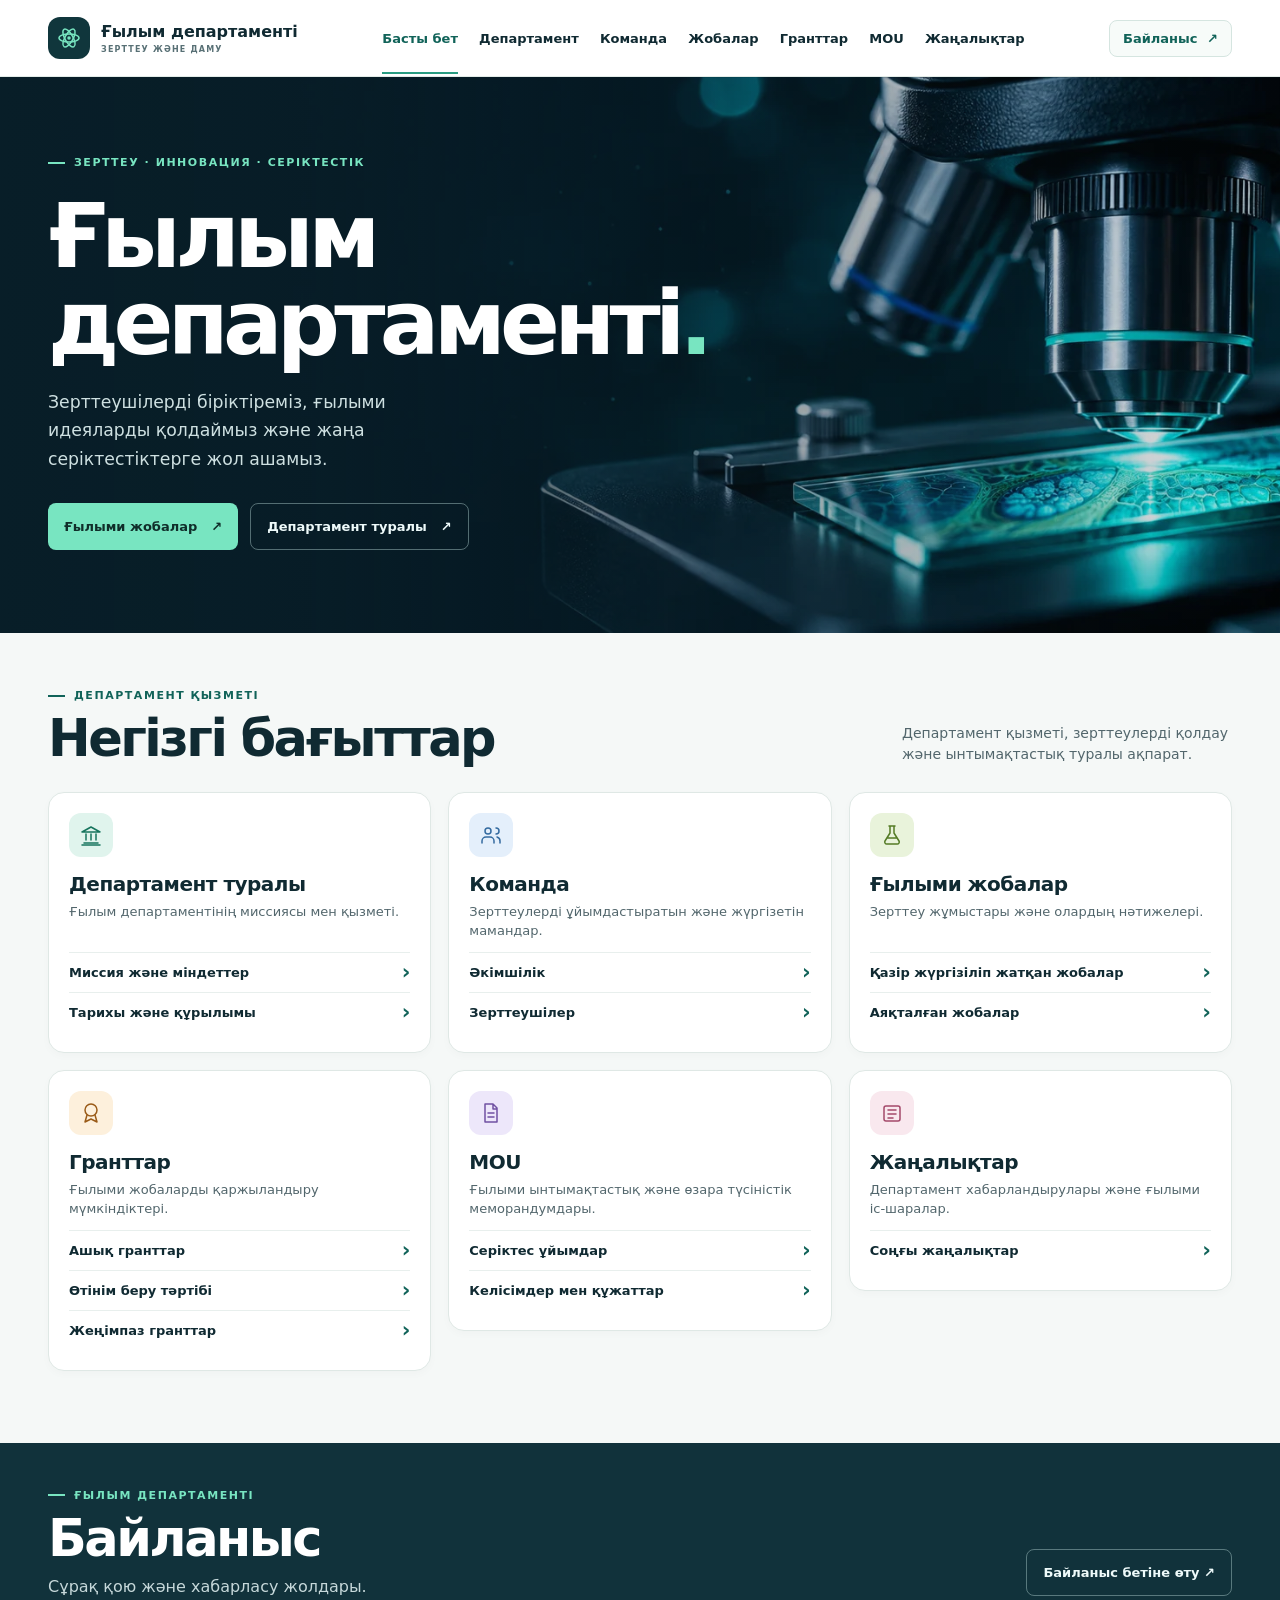
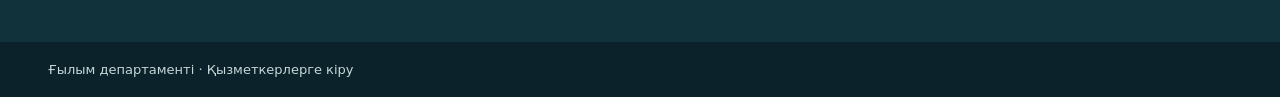
<file: index.html>
<!doctype html>
<html lang="kk">
<head>
  <meta charset="utf-8">
  <meta name="viewport" content="width=device-width, initial-scale=1">
  <meta name="theme-color" content="#0b222a">
  <meta name="description" content="Ғылым департаментінің зерттеулері, ғылыми гранттары және серіктестіктері.">
  <title>Ғылым департаменті</title>
  <link rel="stylesheet" href="styles.css">
  <script src="site.js" defer></script>
</head>
<body>
<header class="masthead">
  <div class="wrap bar">
    <a href="index.html" class="brand"><span class="brand-mark" data-icon="atom"></span><span>Ғылым департаменті<small>ЗЕРТТЕУ ЖӘНЕ ДАМУ</small></span></a>
    <button class="menu" type="button" aria-controls="navigation" aria-expanded="false">Мәзір</button>
    <nav id="navigation" aria-label="Басты мәзір">
      <a href="index.html" aria-current="page">Басты бет</a><a href="about.html">Департамент</a><a href="team.html">Команда</a><a href="projects.html">Жобалар</a><a href="grants.html">Гранттар</a><a href="mou.html">MOU</a><a href="news.html">Жаңалықтар</a><a class="mobile-contact" href="contact.html">Байланыс</a>
    </nav>
    <a class="contact" href="contact.html">Байланыс <span>↗</span></a>
  </div>
</header>
<main id="home">
  <section class="hero" aria-labelledby="hero-title">
    <div class="wrap hero-content">
      <div class="eyebrow"><span></span> ЗЕРТТЕУ · ИННОВАЦИЯ · СЕРІКТЕСТІК</div>
      <h1 id="hero-title">Ғылым<br>департаменті<span>.</span></h1>
      <p>Зерттеушілерді біріктіреміз, ғылыми идеяларды қолдаймыз және жаңа серіктестіктерге жол ашамыз.</p>
      <div class="actions"><a class="primary" href="projects.html">Ғылыми жобалар <span>↗</span></a><a class="secondary" href="about.html">Департамент туралы <span>↗</span></a></div>
    </div>
  </section>
  <section class="directory wrap" aria-labelledby="directory-title">
    <div class="section-heading"><div><div class="eyebrow"><span></span> ДЕПАРТАМЕНТ ҚЫЗМЕТІ</div><h2 id="directory-title">Негізгі бағыттар</h2></div><p>Департамент қызметі, зерттеулерді қолдау және ынтымақтастық туралы ақпарат.</p></div>
    <div class="cards">
      <article class="card" id="about">
        <span class="tile mint" data-icon="building"></span>
        <h3><a href="about.html">Департамент туралы</a></h3>
        <p>Ғылым департаментінің миссиясы мен қызметі.</p>
        <div class="links directory-links">
          <a href="about.html#mission">Миссия және міндеттер</a>
          <a href="about.html#structure">Тарихы және құрылымы</a>
        </div>
      </article>
      <article class="card" id="team">
        <span class="tile blue" data-icon="people"></span>
        <h3><a href="team.html">Команда</a></h3>
        <p>Зерттеулерді ұйымдастыратын және жүргізетін мамандар.</p>
        <div class="links directory-links">
          <a href="team.html#administration">Әкімшілік</a>
          <a href="team.html#researchers">Зерттеушілер</a>
        </div>
      </article>
      <article class="card" id="projects">
        <span class="tile green" data-icon="flask"></span>
        <h3><a href="projects.html">Ғылыми жобалар</a></h3>
        <p>Зерттеу жұмыстары және олардың нәтижелері.</p>
        <div class="links directory-links">
          <a href="projects.html#ongoing">Қазір жүргізіліп жатқан жобалар</a>
          <a href="projects.html#completed">Аяқталған жобалар</a>
        </div>
      </article>
      <article class="card" id="grants">
        <span class="tile orange" data-icon="award"></span>
        <h3><a href="grants.html">Гранттар</a></h3>
        <p>Ғылыми жобаларды қаржыландыру мүмкіндіктері.</p>
        <div class="links directory-links">
          <a href="grants.html#open">Ашық гранттар</a>
          <a href="grants.html#apply">Өтінім беру тәртібі</a>
          <a href="grants.html#awarded">Жеңімпаз гранттар</a>
        </div>
      </article>
      <article class="card" id="mou">
        <span class="tile purple" data-icon="document"></span>
        <h3><a href="mou.html">MOU</a></h3>
        <p>Ғылыми ынтымақтастық және өзара түсіністік меморандумдары.</p>
        <div class="links directory-links">
          <a href="mou.html#partners">Серіктес ұйымдар</a>
          <a href="mou.html#agreements">Келісімдер мен құжаттар</a>
        </div>
      </article>
      <article class="card" id="news">
        <span class="tile rose" data-icon="news"></span>
        <h3><a href="news.html">Жаңалықтар</a></h3>
        <p>Департамент хабарландырулары және ғылыми іс-шаралар.</p>
        <div class="links directory-links">
          <a href="news.html#latest">Соңғы жаңалықтар</a>
        </div>
      </article>
    </div>
  </section>
  <section id="contact" class="contact-area"><div class="wrap contact-content"><div><div class="eyebrow"><span></span> ҒЫЛЫМ ДЕПАРТАМЕНТІ</div><h2>Байланыс</h2><p>Сұрақ қою және хабарласу жолдары.</p></div><a class="secondary" href="contact.html">Байланыс бетіне өту ↗</a></div></section>
</main>
<footer><div class="wrap">Ғылым департаменті · <a href="admin">Қызметкерлерге кіру</a></div></footer>
</body>
</html>
</file>
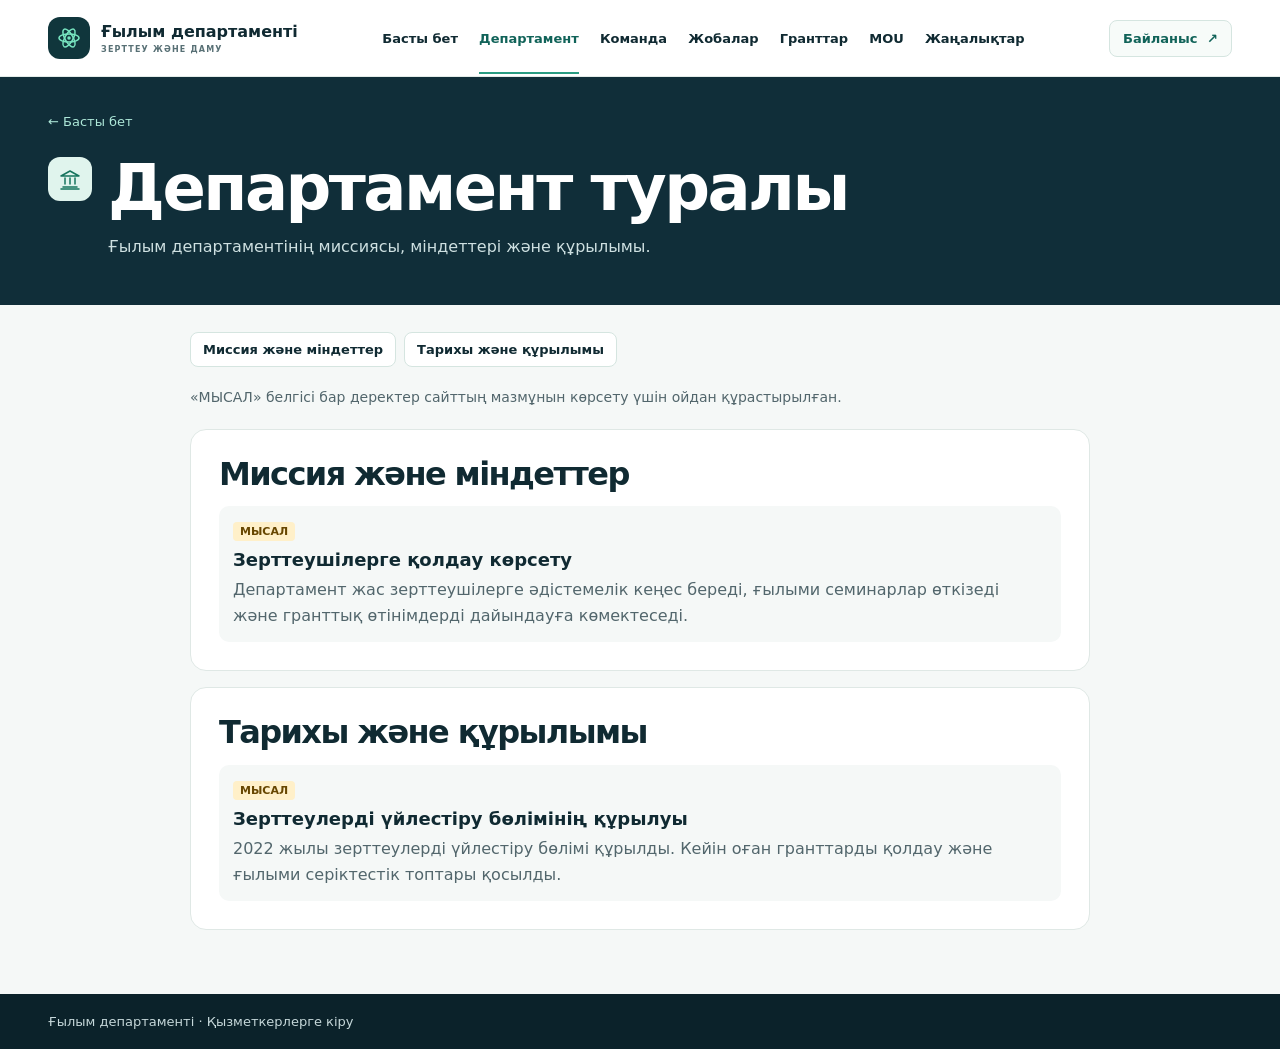
<file: about.html>
<!doctype html>
<html lang="kk">
<head>
  <meta charset="utf-8">
  <meta name="viewport" content="width=device-width, initial-scale=1">
  <meta name="theme-color" content="#0b222a">
  <meta name="description" content="Ғылым департаментінің миссиясы, міндеттері және құрылымы.">
  <title>Департамент туралы | Ғылым департаменті</title>
  <link rel="stylesheet" href="styles.css">
  <script src="site.js" defer></script>
</head>
<body>
<header class="masthead">
  <div class="wrap bar">
    <a href="index.html" class="brand"><span class="brand-mark" data-icon="atom"></span><span>Ғылым департаменті<small>ЗЕРТТЕУ ЖӘНЕ ДАМУ</small></span></a>
    <button class="menu" type="button" aria-controls="navigation" aria-expanded="false">Мәзір</button>
    <nav id="navigation" aria-label="Басты мәзір">
      <a href="index.html">Басты бет</a><a href="about.html" aria-current="page">Департамент</a><a href="team.html">Команда</a><a href="projects.html">Жобалар</a><a href="grants.html">Гранттар</a><a href="mou.html">MOU</a><a href="news.html">Жаңалықтар</a><a class="mobile-contact" href="contact.html">Байланыс</a>
    </nav>
    <a class="contact" href="contact.html">Байланыс <span>↗</span></a>
  </div>
</header>
<main>
  <header class="subhero">
    <div class="wrap">
      <a class="breadcrumb" href="index.html">← Басты бет</a>
      <div class="subhero-heading">
        <span class="tile mint" data-icon="building"></span>
        <div><h1>Департамент туралы</h1><p>Ғылым департаментінің миссиясы, міндеттері және құрылымы.</p></div>
      </div>
    </div>
  </header>
  <div class="wrap page-content">
    <nav class="section-links" aria-label="Бет мазмұны">
          <a href="#mission">Миссия және міндеттер</a>
          <a href="#structure">Тарихы және құрылымы</a>
    </nav>
    <p class="example-notice">«МЫСАЛ» белгісі бар деректер сайттың мазмұнын көрсету үшін ойдан құрастырылған.</p>
    <section class="example-card" id="mission" aria-labelledby="mission-title">
      <h2 id="mission-title">Миссия және міндеттер</h2>
      <article class="example-content">
        <span class="example-label">МЫСАЛ</span>
        <h3>Зерттеушілерге қолдау көрсету</h3>
        <p>Департамент жас зерттеушілерге әдістемелік кеңес береді, ғылыми семинарлар өткізеді және гранттық өтінімдерді дайындауға көмектеседі.</p>
      </article>
    </section>
    <section class="example-card" id="structure" aria-labelledby="structure-title">
      <h2 id="structure-title">Тарихы және құрылымы</h2>
      <article class="example-content">
        <span class="example-label">МЫСАЛ</span>
        <h3>Зерттеулерді үйлестіру бөлімінің құрылуы</h3>
        <p>2022 жылы зерттеулерді үйлестіру бөлімі құрылды. Кейін оған гранттарды қолдау және ғылыми серіктестік топтары қосылды.</p>
      </article>
    </section>
  </div>
</main>
<footer><div class="wrap">Ғылым департаменті · <a href="admin">Қызметкерлерге кіру</a></div></footer>
</body>
</html>
</file>
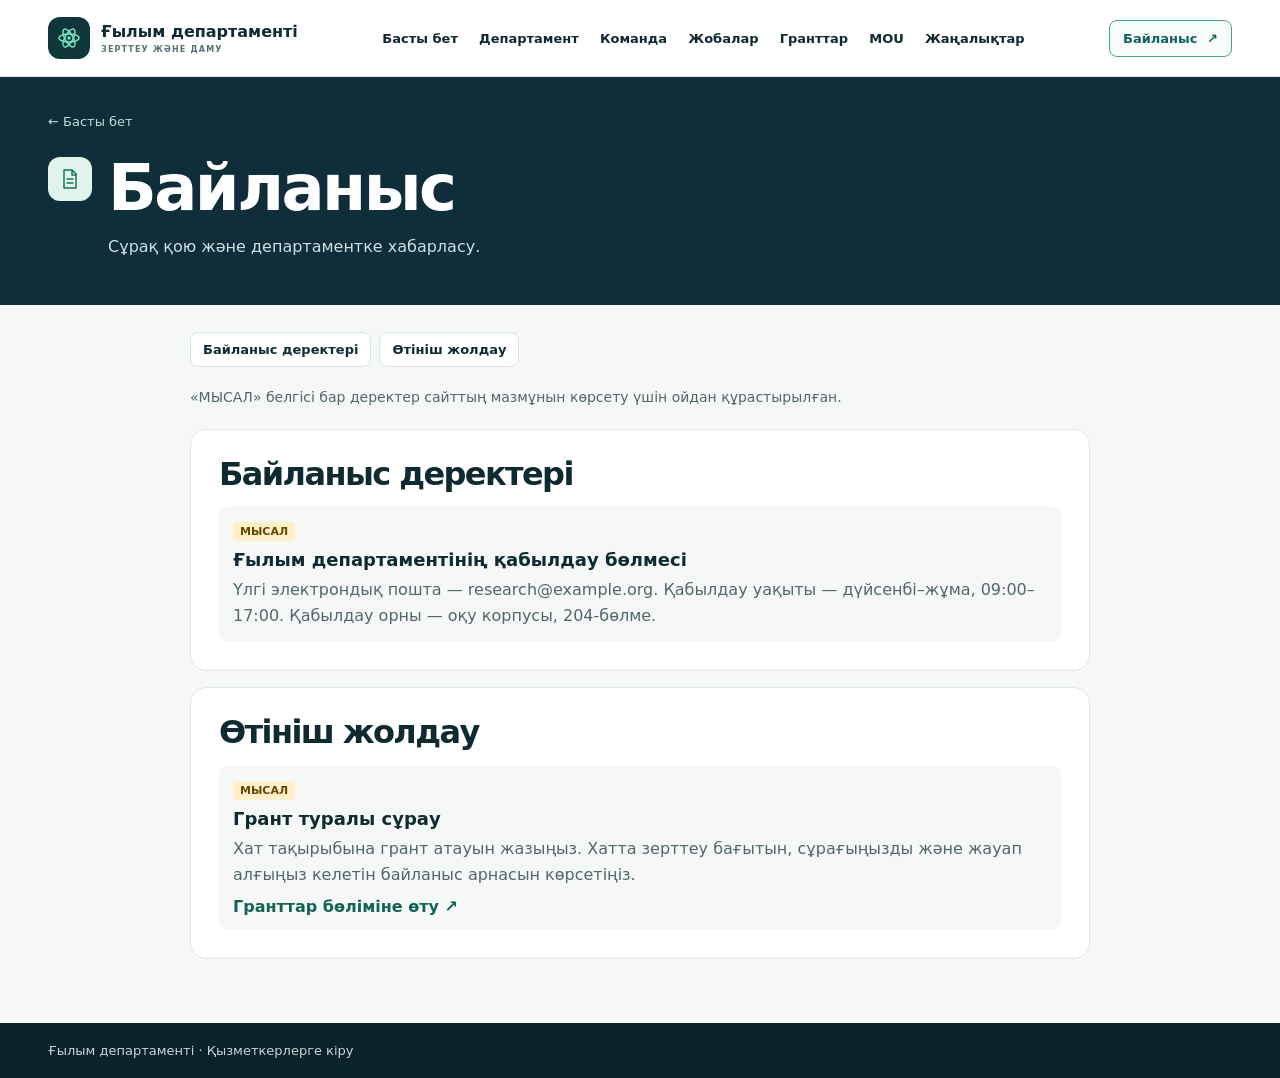
<file: contact.html>
<!doctype html>
<html lang="kk">
<head>
  <meta charset="utf-8">
  <meta name="viewport" content="width=device-width, initial-scale=1">
  <meta name="theme-color" content="#0b222a">
  <meta name="description" content="Сұрақ қою және департаментке хабарласу.">
  <title>Байланыс | Ғылым департаменті</title>
  <link rel="stylesheet" href="styles.css">
  <script src="site.js" defer></script>
</head>
<body>
<header class="masthead">
  <div class="wrap bar">
    <a href="index.html" class="brand"><span class="brand-mark" data-icon="atom"></span><span>Ғылым департаменті<small>ЗЕРТТЕУ ЖӘНЕ ДАМУ</small></span></a>
    <button class="menu" type="button" aria-controls="navigation" aria-expanded="false">Мәзір</button>
    <nav id="navigation" aria-label="Басты мәзір">
      <a href="index.html">Басты бет</a><a href="about.html">Департамент</a><a href="team.html">Команда</a><a href="projects.html">Жобалар</a><a href="grants.html">Гранттар</a><a href="mou.html">MOU</a><a href="news.html">Жаңалықтар</a><a class="mobile-contact" href="contact.html" aria-current="page">Байланыс</a>
    </nav>
    <a class="contact" href="contact.html" aria-current="page">Байланыс <span>↗</span></a>
  </div>
</header>
<main>
  <header class="subhero">
    <div class="wrap">
      <a class="breadcrumb" href="index.html">← Басты бет</a>
      <div class="subhero-heading">
        <span class="tile mint" data-icon="document"></span>
        <div><h1>Байланыс</h1><p>Сұрақ қою және департаментке хабарласу.</p></div>
      </div>
    </div>
  </header>
  <div class="wrap page-content">
    <nav class="section-links" aria-label="Бет мазмұны">
          <a href="#details">Байланыс деректері</a>
          <a href="#inquiry">Өтініш жолдау</a>
    </nav>
    <p class="example-notice">«МЫСАЛ» белгісі бар деректер сайттың мазмұнын көрсету үшін ойдан құрастырылған.</p>
    <section class="example-card" id="details" aria-labelledby="details-title">
      <h2 id="details-title">Байланыс деректері</h2>
      <article class="example-content">
        <span class="example-label">МЫСАЛ</span>
        <h3>Ғылым департаментінің қабылдау бөлмесі</h3>
        <p>Үлгі электрондық пошта — research@example.org. Қабылдау уақыты — дүйсенбі–жұма, 09:00–17:00. Қабылдау орны — оқу корпусы, 204-бөлме.</p>
      </article>
    </section>
    <section class="example-card" id="inquiry" aria-labelledby="inquiry-title">
      <h2 id="inquiry-title">Өтініш жолдау</h2>
      <article class="example-content">
        <span class="example-label">МЫСАЛ</span>
        <h3>Грант туралы сұрау</h3>
        <p>Хат тақырыбына грант атауын жазыңыз. Хатта зерттеу бағытын, сұрағыңызды және жауап алғыңыз келетін байланыс арнасын көрсетіңіз.</p>
        <a class="related-link" href="grants.html">Гранттар бөліміне өту <span aria-hidden="true">↗</span></a>
      </article>
    </section>
  </div>
</main>
<footer><div class="wrap">Ғылым департаменті · <a href="admin">Қызметкерлерге кіру</a></div></footer>
</body>
</html>
</file>
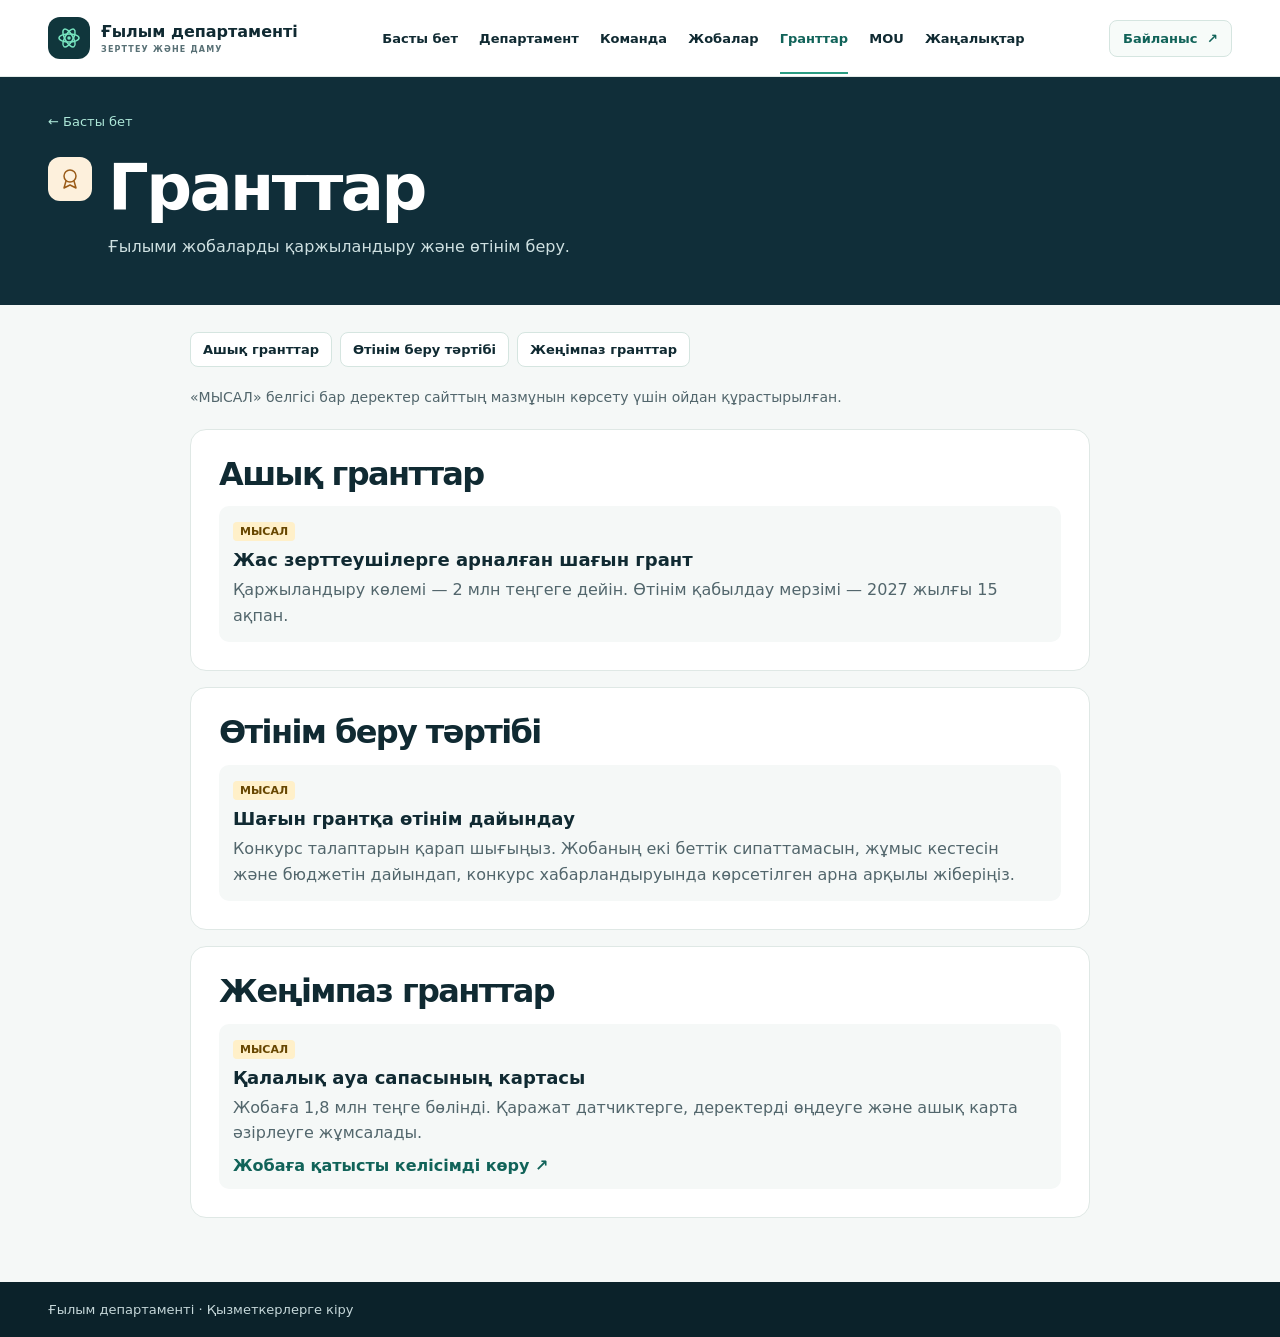
<file: grants.html>
<!doctype html>
<html lang="kk">
<head>
  <meta charset="utf-8">
  <meta name="viewport" content="width=device-width, initial-scale=1">
  <meta name="theme-color" content="#0b222a">
  <meta name="description" content="Ғылыми жобаларды қаржыландыру және өтінім беру.">
  <title>Гранттар | Ғылым департаменті</title>
  <link rel="stylesheet" href="styles.css">
  <script src="site.js" defer></script>
</head>
<body>
<header class="masthead">
  <div class="wrap bar">
    <a href="index.html" class="brand"><span class="brand-mark" data-icon="atom"></span><span>Ғылым департаменті<small>ЗЕРТТЕУ ЖӘНЕ ДАМУ</small></span></a>
    <button class="menu" type="button" aria-controls="navigation" aria-expanded="false">Мәзір</button>
    <nav id="navigation" aria-label="Басты мәзір">
      <a href="index.html">Басты бет</a><a href="about.html">Департамент</a><a href="team.html">Команда</a><a href="projects.html">Жобалар</a><a href="grants.html" aria-current="page">Гранттар</a><a href="mou.html">MOU</a><a href="news.html">Жаңалықтар</a><a class="mobile-contact" href="contact.html">Байланыс</a>
    </nav>
    <a class="contact" href="contact.html">Байланыс <span>↗</span></a>
  </div>
</header>
<main>
  <header class="subhero">
    <div class="wrap">
      <a class="breadcrumb" href="index.html">← Басты бет</a>
      <div class="subhero-heading">
        <span class="tile orange" data-icon="award"></span>
        <div><h1>Гранттар</h1><p>Ғылыми жобаларды қаржыландыру және өтінім беру.</p></div>
      </div>
    </div>
  </header>
  <div class="wrap page-content">
    <nav class="section-links" aria-label="Бет мазмұны">
          <a href="#open">Ашық гранттар</a>
          <a href="#apply">Өтінім беру тәртібі</a>
          <a href="#awarded">Жеңімпаз гранттар</a>
    </nav>
    <p class="example-notice">«МЫСАЛ» белгісі бар деректер сайттың мазмұнын көрсету үшін ойдан құрастырылған.</p>
    <section class="example-card" id="open" aria-labelledby="open-title">
      <h2 id="open-title">Ашық гранттар</h2>
      <article class="example-content">
        <span class="example-label">МЫСАЛ</span>
        <h3>Жас зерттеушілерге арналған шағын грант</h3>
        <p>Қаржыландыру көлемі — 2 млн теңгеге дейін. Өтінім қабылдау мерзімі — 2027 жылғы 15 ақпан.</p>
      </article>
    </section>
    <section class="example-card" id="apply" aria-labelledby="apply-title">
      <h2 id="apply-title">Өтінім беру тәртібі</h2>
      <article class="example-content">
        <span class="example-label">МЫСАЛ</span>
        <h3>Шағын грантқа өтінім дайындау</h3>
        <p>Конкурс талаптарын қарап шығыңыз. Жобаның екі беттік сипаттамасын, жұмыс кестесін және бюджетін дайындап, конкурс хабарландыруында көрсетілген арна арқылы жіберіңіз.</p>
      </article>
    </section>
    <section class="example-card" id="awarded" aria-labelledby="awarded-title">
      <h2 id="awarded-title">Жеңімпаз гранттар</h2>
      <article class="example-content">
        <span class="example-label">МЫСАЛ</span>
        <h3>Қалалық ауа сапасының картасы</h3>
        <p>Жобаға 1,8 млн теңге бөлінді. Қаражат датчиктерге, деректерді өңдеуге және ашық карта әзірлеуге жұмсалады.</p>
        <a class="related-link" href="mou.html#agreements">Жобаға қатысты келісімді көру <span aria-hidden="true">↗</span></a>
      </article>
    </section>
  </div>
</main>
<footer><div class="wrap">Ғылым департаменті · <a href="admin">Қызметкерлерге кіру</a></div></footer>
</body>
</html>
</file>
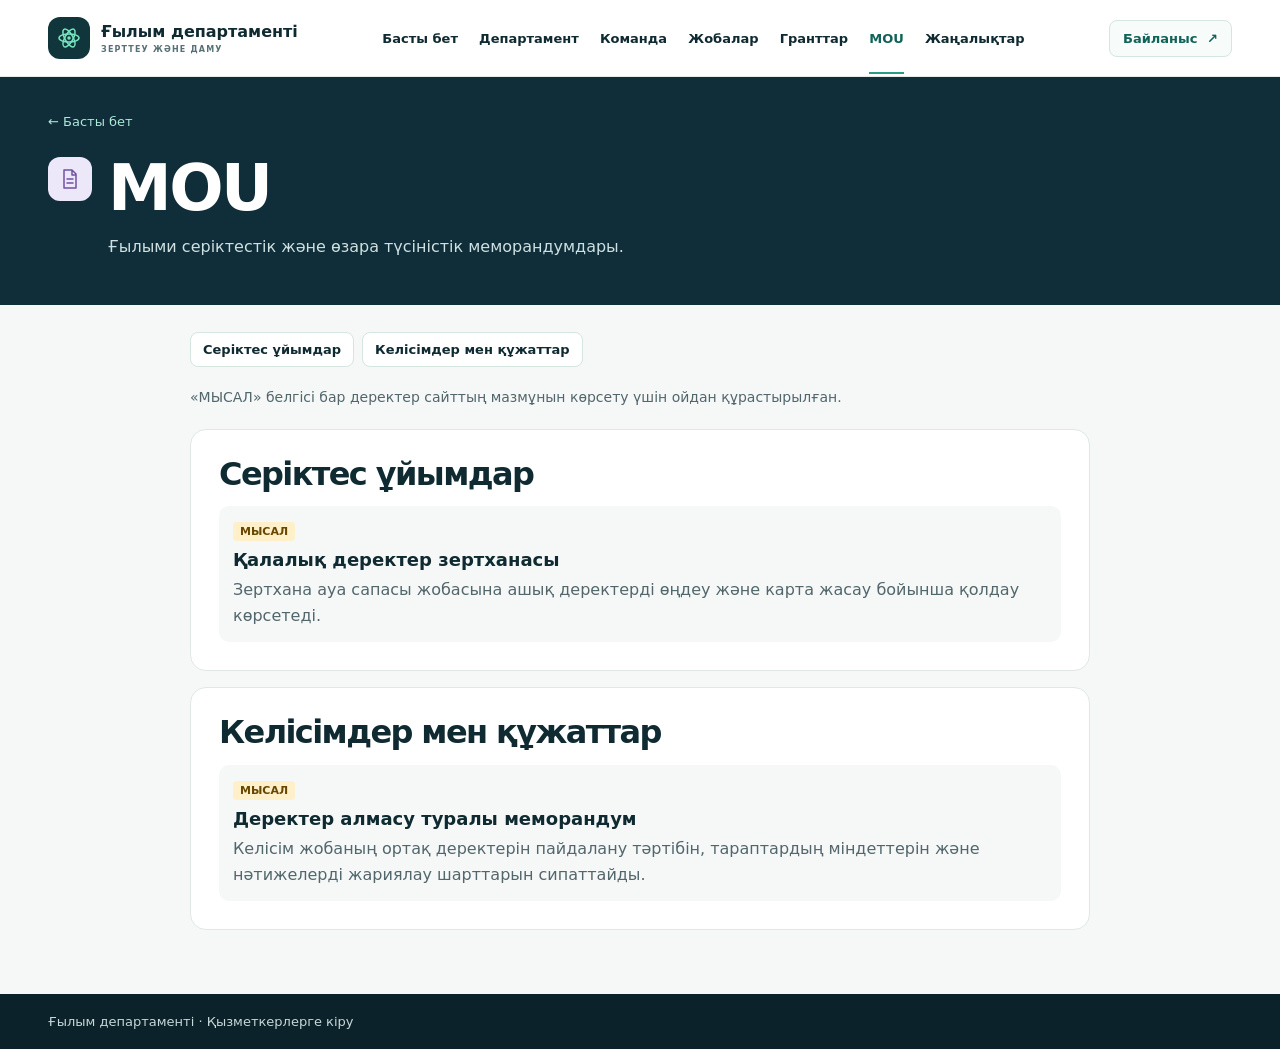
<file: mou.html>
<!doctype html>
<html lang="kk">
<head>
  <meta charset="utf-8">
  <meta name="viewport" content="width=device-width, initial-scale=1">
  <meta name="theme-color" content="#0b222a">
  <meta name="description" content="Ғылыми серіктестік және өзара түсіністік меморандумдары.">
  <title>MOU | Ғылым департаменті</title>
  <link rel="stylesheet" href="styles.css">
  <script src="site.js" defer></script>
</head>
<body>
<header class="masthead">
  <div class="wrap bar">
    <a href="index.html" class="brand"><span class="brand-mark" data-icon="atom"></span><span>Ғылым департаменті<small>ЗЕРТТЕУ ЖӘНЕ ДАМУ</small></span></a>
    <button class="menu" type="button" aria-controls="navigation" aria-expanded="false">Мәзір</button>
    <nav id="navigation" aria-label="Басты мәзір">
      <a href="index.html">Басты бет</a><a href="about.html">Департамент</a><a href="team.html">Команда</a><a href="projects.html">Жобалар</a><a href="grants.html">Гранттар</a><a href="mou.html" aria-current="page">MOU</a><a href="news.html">Жаңалықтар</a><a class="mobile-contact" href="contact.html">Байланыс</a>
    </nav>
    <a class="contact" href="contact.html">Байланыс <span>↗</span></a>
  </div>
</header>
<main>
  <header class="subhero">
    <div class="wrap">
      <a class="breadcrumb" href="index.html">← Басты бет</a>
      <div class="subhero-heading">
        <span class="tile purple" data-icon="document"></span>
        <div><h1>MOU</h1><p>Ғылыми серіктестік және өзара түсіністік меморандумдары.</p></div>
      </div>
    </div>
  </header>
  <div class="wrap page-content">
    <nav class="section-links" aria-label="Бет мазмұны">
          <a href="#partners">Серіктес ұйымдар</a>
          <a href="#agreements">Келісімдер мен құжаттар</a>
    </nav>
    <p class="example-notice">«МЫСАЛ» белгісі бар деректер сайттың мазмұнын көрсету үшін ойдан құрастырылған.</p>
    <section class="example-card" id="partners" aria-labelledby="partners-title">
      <h2 id="partners-title">Серіктес ұйымдар</h2>
      <article class="example-content">
        <span class="example-label">МЫСАЛ</span>
        <h3>Қалалық деректер зертханасы</h3>
        <p>Зертхана ауа сапасы жобасына ашық деректерді өңдеу және карта жасау бойынша қолдау көрсетеді.</p>
      </article>
    </section>
    <section class="example-card" id="agreements" aria-labelledby="agreements-title">
      <h2 id="agreements-title">Келісімдер мен құжаттар</h2>
      <article class="example-content">
        <span class="example-label">МЫСАЛ</span>
        <h3>Деректер алмасу туралы меморандум</h3>
        <p>Келісім жобаның ортақ деректерін пайдалану тәртібін, тараптардың міндеттерін және нәтижелерді жариялау шарттарын сипаттайды.</p>
      </article>
    </section>
  </div>
</main>
<footer><div class="wrap">Ғылым департаменті · <a href="admin">Қызметкерлерге кіру</a></div></footer>
</body>
</html>
</file>
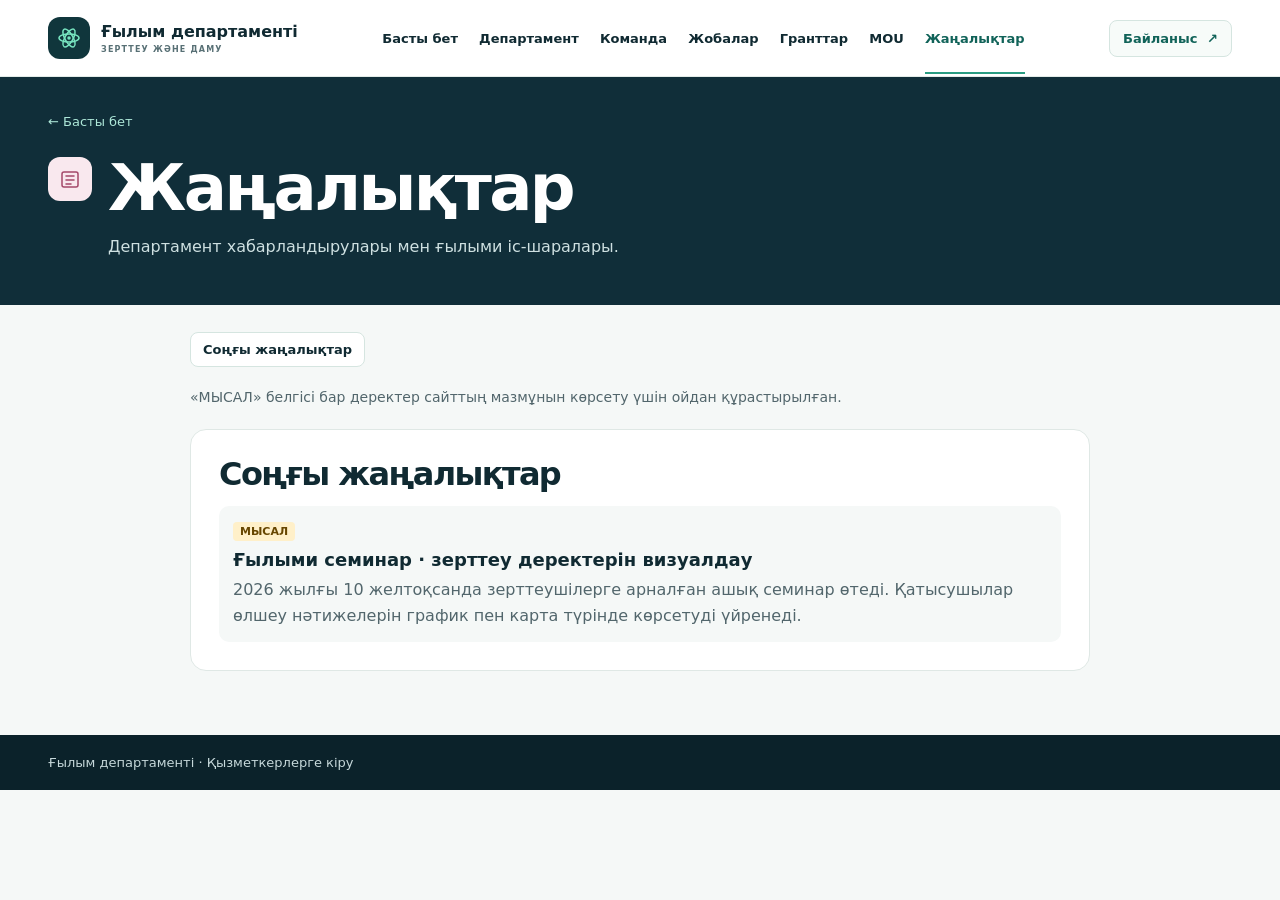
<file: news.html>
<!doctype html>
<html lang="kk">
<head>
  <meta charset="utf-8">
  <meta name="viewport" content="width=device-width, initial-scale=1">
  <meta name="theme-color" content="#0b222a">
  <meta name="description" content="Департамент хабарландырулары мен ғылыми іс-шаралары.">
  <title>Жаңалықтар | Ғылым департаменті</title>
  <link rel="stylesheet" href="styles.css">
  <script src="site.js" defer></script>
</head>
<body>
<header class="masthead">
  <div class="wrap bar">
    <a href="index.html" class="brand"><span class="brand-mark" data-icon="atom"></span><span>Ғылым департаменті<small>ЗЕРТТЕУ ЖӘНЕ ДАМУ</small></span></a>
    <button class="menu" type="button" aria-controls="navigation" aria-expanded="false">Мәзір</button>
    <nav id="navigation" aria-label="Басты мәзір">
      <a href="index.html">Басты бет</a><a href="about.html">Департамент</a><a href="team.html">Команда</a><a href="projects.html">Жобалар</a><a href="grants.html">Гранттар</a><a href="mou.html">MOU</a><a href="news.html" aria-current="page">Жаңалықтар</a><a class="mobile-contact" href="contact.html">Байланыс</a>
    </nav>
    <a class="contact" href="contact.html">Байланыс <span>↗</span></a>
  </div>
</header>
<main>
  <header class="subhero">
    <div class="wrap">
      <a class="breadcrumb" href="index.html">← Басты бет</a>
      <div class="subhero-heading">
        <span class="tile rose" data-icon="news"></span>
        <div><h1>Жаңалықтар</h1><p>Департамент хабарландырулары мен ғылыми іс-шаралары.</p></div>
      </div>
    </div>
  </header>
  <div class="wrap page-content">
    <nav class="section-links" aria-label="Бет мазмұны">
          <a href="#latest">Соңғы жаңалықтар</a>
    </nav>
    <p class="example-notice">«МЫСАЛ» белгісі бар деректер сайттың мазмұнын көрсету үшін ойдан құрастырылған.</p>
    <section class="example-card" id="latest" aria-labelledby="latest-title">
      <h2 id="latest-title">Соңғы жаңалықтар</h2>
      <article class="example-content">
        <span class="example-label">МЫСАЛ</span>
        <h3>Ғылыми семинар · зерттеу деректерін визуалдау</h3>
        <p>2026 жылғы 10 желтоқсанда зерттеушілерге арналған ашық семинар өтеді. Қатысушылар өлшеу нәтижелерін график пен карта түрінде көрсетуді үйренеді.</p>
      </article>
    </section>
  </div>
</main>
<footer><div class="wrap">Ғылым департаменті · <a href="admin">Қызметкерлерге кіру</a></div></footer>
</body>
</html>
</file>
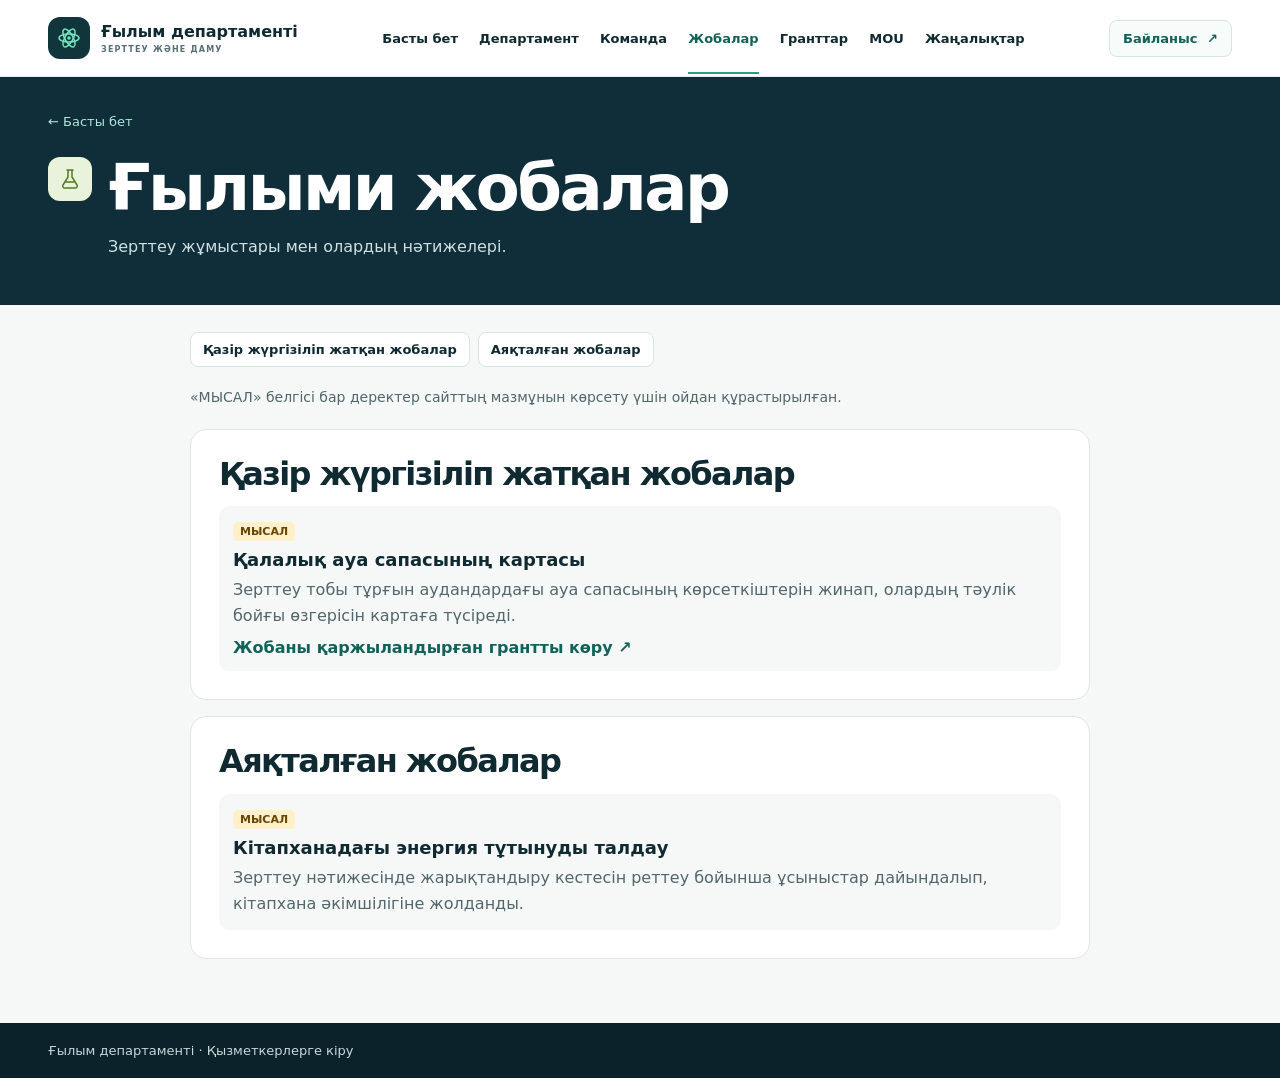
<file: projects.html>
<!doctype html>
<html lang="kk">
<head>
  <meta charset="utf-8">
  <meta name="viewport" content="width=device-width, initial-scale=1">
  <meta name="theme-color" content="#0b222a">
  <meta name="description" content="Зерттеу жұмыстары мен олардың нәтижелері.">
  <title>Ғылыми жобалар | Ғылым департаменті</title>
  <link rel="stylesheet" href="styles.css">
  <script src="site.js" defer></script>
</head>
<body>
<header class="masthead">
  <div class="wrap bar">
    <a href="index.html" class="brand"><span class="brand-mark" data-icon="atom"></span><span>Ғылым департаменті<small>ЗЕРТТЕУ ЖӘНЕ ДАМУ</small></span></a>
    <button class="menu" type="button" aria-controls="navigation" aria-expanded="false">Мәзір</button>
    <nav id="navigation" aria-label="Басты мәзір">
      <a href="index.html">Басты бет</a><a href="about.html">Департамент</a><a href="team.html">Команда</a><a href="projects.html" aria-current="page">Жобалар</a><a href="grants.html">Гранттар</a><a href="mou.html">MOU</a><a href="news.html">Жаңалықтар</a><a class="mobile-contact" href="contact.html">Байланыс</a>
    </nav>
    <a class="contact" href="contact.html">Байланыс <span>↗</span></a>
  </div>
</header>
<main>
  <header class="subhero">
    <div class="wrap">
      <a class="breadcrumb" href="index.html">← Басты бет</a>
      <div class="subhero-heading">
        <span class="tile green" data-icon="flask"></span>
        <div><h1>Ғылыми жобалар</h1><p>Зерттеу жұмыстары мен олардың нәтижелері.</p></div>
      </div>
    </div>
  </header>
  <div class="wrap page-content">
    <nav class="section-links" aria-label="Бет мазмұны">
          <a href="#ongoing">Қазір жүргізіліп жатқан жобалар</a>
          <a href="#completed">Аяқталған жобалар</a>
    </nav>
    <p class="example-notice">«МЫСАЛ» белгісі бар деректер сайттың мазмұнын көрсету үшін ойдан құрастырылған.</p>
    <section class="example-card" id="ongoing" aria-labelledby="ongoing-title">
      <h2 id="ongoing-title">Қазір жүргізіліп жатқан жобалар</h2>
      <article class="example-content">
        <span class="example-label">МЫСАЛ</span>
        <h3>Қалалық ауа сапасының картасы</h3>
        <p>Зерттеу тобы тұрғын аудандардағы ауа сапасының көрсеткіштерін жинап, олардың тәулік бойғы өзгерісін картаға түсіреді.</p>
        <a class="related-link" href="grants.html#awarded">Жобаны қаржыландырған грантты көру <span aria-hidden="true">↗</span></a>
      </article>
    </section>
    <section class="example-card" id="completed" aria-labelledby="completed-title">
      <h2 id="completed-title">Аяқталған жобалар</h2>
      <article class="example-content">
        <span class="example-label">МЫСАЛ</span>
        <h3>Кітапханадағы энергия тұтынуды талдау</h3>
        <p>Зерттеу нәтижесінде жарықтандыру кестесін реттеу бойынша ұсыныстар дайындалып, кітапхана әкімшілігіне жолданды.</p>
      </article>
    </section>
  </div>
</main>
<footer><div class="wrap">Ғылым департаменті · <a href="admin">Қызметкерлерге кіру</a></div></footer>
</body>
</html>
</file>
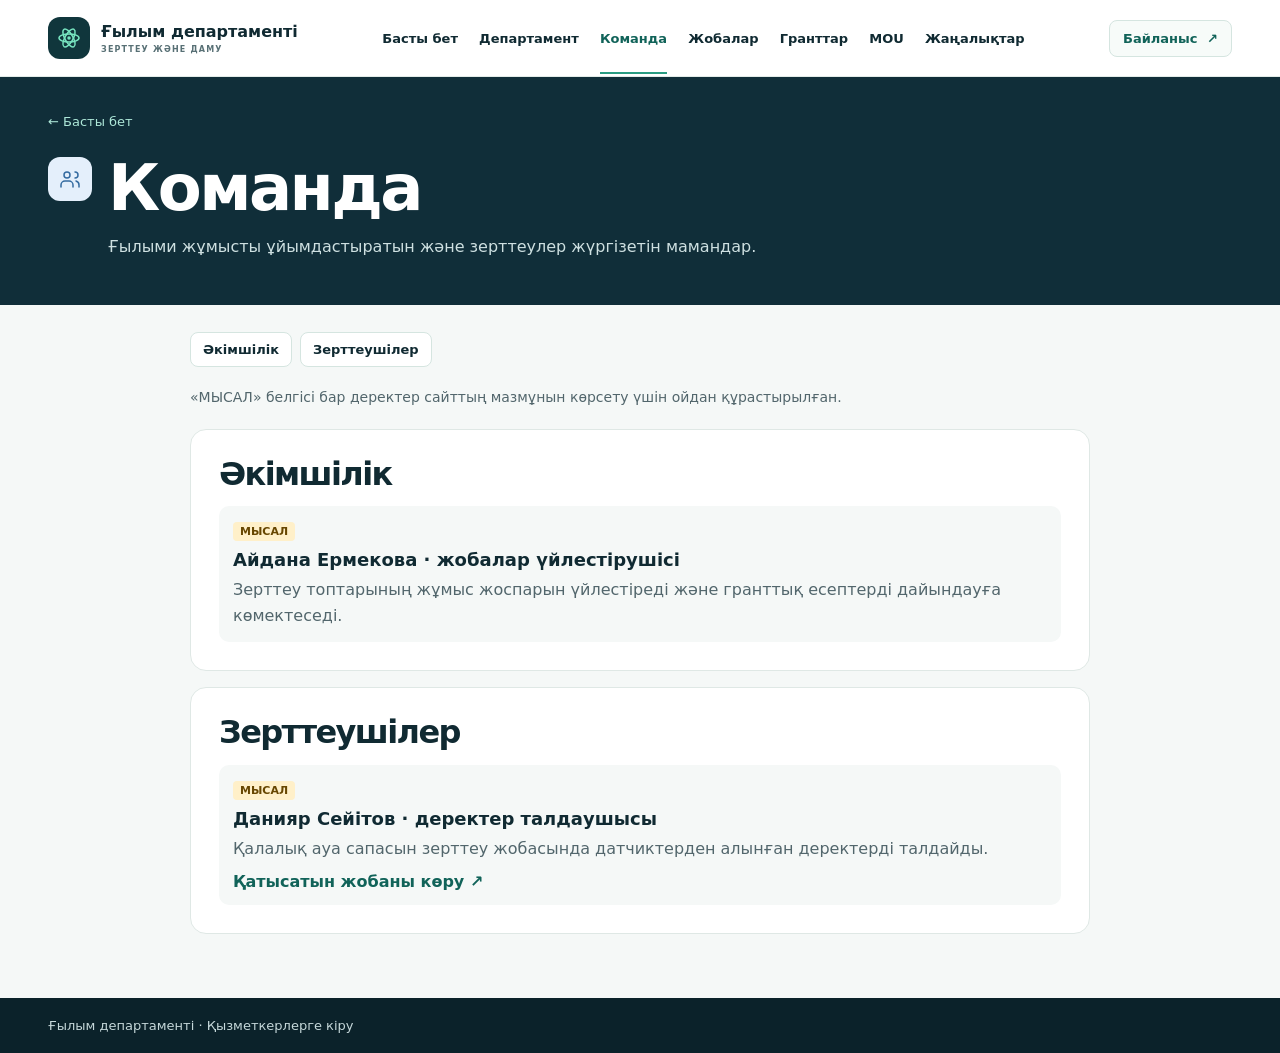
<file: team.html>
<!doctype html>
<html lang="kk">
<head>
  <meta charset="utf-8">
  <meta name="viewport" content="width=device-width, initial-scale=1">
  <meta name="theme-color" content="#0b222a">
  <meta name="description" content="Ғылыми жұмысты ұйымдастыратын және зерттеулер жүргізетін мамандар.">
  <title>Команда | Ғылым департаменті</title>
  <link rel="stylesheet" href="styles.css">
  <script src="site.js" defer></script>
</head>
<body>
<header class="masthead">
  <div class="wrap bar">
    <a href="index.html" class="brand"><span class="brand-mark" data-icon="atom"></span><span>Ғылым департаменті<small>ЗЕРТТЕУ ЖӘНЕ ДАМУ</small></span></a>
    <button class="menu" type="button" aria-controls="navigation" aria-expanded="false">Мәзір</button>
    <nav id="navigation" aria-label="Басты мәзір">
      <a href="index.html">Басты бет</a><a href="about.html">Департамент</a><a href="team.html" aria-current="page">Команда</a><a href="projects.html">Жобалар</a><a href="grants.html">Гранттар</a><a href="mou.html">MOU</a><a href="news.html">Жаңалықтар</a><a class="mobile-contact" href="contact.html">Байланыс</a>
    </nav>
    <a class="contact" href="contact.html">Байланыс <span>↗</span></a>
  </div>
</header>
<main>
  <header class="subhero">
    <div class="wrap">
      <a class="breadcrumb" href="index.html">← Басты бет</a>
      <div class="subhero-heading">
        <span class="tile blue" data-icon="people"></span>
        <div><h1>Команда</h1><p>Ғылыми жұмысты ұйымдастыратын және зерттеулер жүргізетін мамандар.</p></div>
      </div>
    </div>
  </header>
  <div class="wrap page-content">
    <nav class="section-links" aria-label="Бет мазмұны">
          <a href="#administration">Әкімшілік</a>
          <a href="#researchers">Зерттеушілер</a>
    </nav>
    <p class="example-notice">«МЫСАЛ» белгісі бар деректер сайттың мазмұнын көрсету үшін ойдан құрастырылған.</p>
    <section class="example-card" id="administration" aria-labelledby="administration-title">
      <h2 id="administration-title">Әкімшілік</h2>
      <article class="example-content">
        <span class="example-label">МЫСАЛ</span>
        <h3>Айдана Ермекова · жобалар үйлестірушісі</h3>
        <p>Зерттеу топтарының жұмыс жоспарын үйлестіреді және гранттық есептерді дайындауға көмектеседі.</p>
      </article>
    </section>
    <section class="example-card" id="researchers" aria-labelledby="researchers-title">
      <h2 id="researchers-title">Зерттеушілер</h2>
      <article class="example-content">
        <span class="example-label">МЫСАЛ</span>
        <h3>Данияр Сейітов · деректер талдаушысы</h3>
        <p>Қалалық ауа сапасын зерттеу жобасында датчиктерден алынған деректерді талдайды.</p>
        <a class="related-link" href="projects.html#ongoing">Қатысатын жобаны көру <span aria-hidden="true">↗</span></a>
      </article>
    </section>
  </div>
</main>
<footer><div class="wrap">Ғылым департаменті · <a href="admin">Қызметкерлерге кіру</a></div></footer>
</body>
</html>
</file>
<file: styles.css>
:root {
  color-scheme: light;
  --ink: #102a32;
  --muted: #52666c;
  --teal: #116359;
  --accent: #78e5c1;
  --paper: #f5f8f7;
  font-family: "Inter", "Segoe UI", system-ui, sans-serif;
  color: var(--ink);
  background: var(--paper);
}
* { box-sizing: border-box; }
html { scroll-behavior: smooth; }
body { margin: 0; }
a { color: inherit; text-decoration: none; }
a:focus-visible, button:focus-visible { outline: 2px solid #22aa8c; outline-offset: 4px; }
.wrap { width: min(1220px, calc(100% - 96px)); margin-inline: auto; }
.masthead { background: #fff; position: sticky; top: 0; z-index: 2; border-bottom: 1px solid #e3ece8; }
.bar { display: flex; justify-content: space-between; align-items: center; gap: 20px; min-height: 76px; }
.brand { display: inline-flex; align-items: center; gap: 11px; font-weight: 750; font-size: 16px; white-space: nowrap; }
.brand-mark, .tile { display: grid; place-items: center; border-radius: 12px; }
.brand-mark { width: 42px; height: 42px; color: var(--accent); background: #10363c; }
.brand-mark svg, .tile svg { width: 24px; height: 24px; }
.brand small { display: block; margin-top: 4px; font-size: 8px; color: #587075; letter-spacing: .15em; }
nav { display: flex; align-items: center; gap: clamp(12px, 1.65vw, 25px); font-size: 13px; font-weight: 620; }
nav a { padding-block: 28px; white-space: nowrap; }
nav a:hover, nav a[aria-current] { color: var(--teal); }
nav a[aria-current] { box-shadow: inset 0 -2px #2a9c82; }
.contact, .menu { border: 1px solid #d5e5e0; border-radius: 8px; padding: 10px 13px; font: inherit; font-size: 13px; font-weight: 700; color: var(--teal); background: #f7fbf9; white-space: nowrap; }
.contact span { margin-left: 5px; }
.menu { display: none; }
.mobile-contact { display: none; }
.hero {
  color: #fff;
  background: linear-gradient(90deg, #081e28 0%, #081e28e8 24%, #081e2870 56%, #081e2822 100%), url("assets/laboratory.webp") center 53% / cover, #102e39;
}
.hero-content { padding-block: 79px 83px; }
.eyebrow { display: flex; align-items: center; gap: 9px; color: var(--teal); font-size: 11px; font-weight: 800; letter-spacing: .14em; }
.eyebrow span { width: 17px; height: 2px; display: inline-block; background: currentColor; }
.hero .eyebrow, .contact-area .eyebrow { color: var(--accent); }
h1, h2, h3, p { margin: 0; }
h1 { font-size: clamp(48px, 6.9vw, 102px); letter-spacing: -.065em; line-height: .99; margin: 24px 0 20px; font-weight: 780; }
h1 span { color: var(--accent); }
.hero p { max-width: 440px; color: #cee0e1; line-height: 1.65; font-size: clamp(15px, 1.35vw, 18px); }
.actions { display: flex; flex-wrap: wrap; gap: 12px; margin-top: 30px; }
.primary, .secondary { display: inline-flex; align-items: center; justify-content: center; gap: 14px; min-height: 47px; border-radius: 8px; padding: 0 16px; font-size: 13px; font-weight: 750; }
.primary { color: #102e2a; background: var(--accent); }
.primary:hover { background: #a3f2d8; }
.secondary { border: 1px solid #a7c6c77a; color: #eefafa; }
.secondary:hover { background: #ffffff14; }
.directory { padding-block: 56px 72px; }
.section-heading { display: flex; justify-content: space-between; gap: 20px; align-items: end; margin-bottom: 26px; }
h2 { font-size: clamp(30px, 4vw, 51px); line-height: 1.05; letter-spacing: -.05em; margin-top: 10px; }
.section-heading p { max-width: 330px; font-size: 14px; line-height: 1.55; color: var(--muted); }
.cards { display: grid; grid-template-columns: repeat(3, minmax(0, 1fr)); align-items: start; gap: 17px; }
.card { background: white; border: 1px solid #dfe8e5; border-radius: 16px; padding: 20px; box-shadow: 0 3px 8px #12342d06; scroll-margin-top: 94px; }
.card:target { border-color: #43a58d; }
.tile { width: 44px; height: 44px; margin-bottom: 15px; }
.mint { background: #e0f4ed; color: #16745d; }
.blue { background: #e4effb; color: #346ba0; }
.green { background: #e9f3db; color: #547b25; }
.orange { background: #fdf0dc; color: #9a5b18; }
.purple { background: #ede7fa; color: #7052a2; }
.rose { background: #f9e8ee; color: #a4486a; }
.card h3 { font-size: 20px; letter-spacing: -.025em; }
.card > p { color: var(--muted); font-size: 13px; line-height: 1.5; margin-top: 6px; min-height: 39px; }
.links { margin-top: 11px; }
#home, #contact { scroll-margin-top: 76px; }
.contact-area { background: #11323b; color: white; }
.contact-content { padding-block: 46px; display: flex; align-items: end; justify-content: space-between; gap: 20px; }
.contact-area p { margin-top: 12px; color: #c6d8da; }
footer { background: #0b222a; color: #c6d8da; padding-block: 20px; font-size: 13px; }
@media (max-width: 1100px) {
  .wrap { width: min(1220px, calc(100% - 56px)); }
}
@media (max-width: 950px) {
  .menu { display: block; margin-left: auto; cursor: pointer; }
  nav { display: none; position: absolute; inset: 100% 0 auto; background: white; padding: 8px 28px 15px; border-bottom: 1px solid #dfe8e5; box-shadow: 0 8px 12px #102a321a; }
  .menu[aria-expanded="true"] + nav { display: grid; gap: 0; }
  nav a { padding-block: 10px; }
  nav a[aria-current] { box-shadow: none; }
}
@media (max-width: 760px) {
  .cards { grid-template-columns: repeat(2, minmax(0, 1fr)); }
  .hero-content { padding-block: 65px; }
}
@media (max-width: 520px) {
  .wrap { width: calc(100% - 32px); }
  .bar { min-height: 68px; gap: 6px; }
  .brand { gap: 6px; font-size: 13px; }
  .brand-mark { width: 33px; height: 33px; }
  .brand-mark svg { width: 19px; height: 19px; }
  .brand small { font-size: 7px; }
  .menu, .contact { font-size: 11px; padding: 8px 6px; }
  .bar > .contact { display: none; }
  .mobile-contact { display: block; }
  .hero { background-position: 63% center; }
  .hero-content { padding-block: 61px; }
  h1 { font-size: clamp(34px, 10.5vw, 48px); }
  .hero .eyebrow { font-size: 9px; }
  .section-heading, .contact-content { flex-direction: column; align-items: flex-start; }
  .directory { padding-block: 43px 50px; }
  .cards { grid-template-columns: minmax(0, 1fr); }
  .card > p { min-height: 0; }
}
@media (prefers-reduced-motion: reduce) {
  html { scroll-behavior: auto; }
}

.directory-links a {
  display: flex;
  align-items: center;
  justify-content: space-between;
  gap: 10px;
  min-height: 40px;
  border-top: 1px solid #e8efed;
  font-size: 13px;
  font-weight: 650;
}
.directory-links a::after { content: "›"; color: var(--teal); font-size: 21px; }
.directory-links a:hover, .card h3 a:hover { color: var(--teal); }
.contact[aria-current] { border-color: #43a58d; }
.subhero { padding-block: 34px 45px; color: #fff; background: #102e39; }
.breadcrumb { display: inline-block; color: #aee8d9; font-size: 13px; }
.breadcrumb:hover, .related-link:hover { text-decoration: underline; }
.subhero-heading { display: flex; align-items: flex-start; gap: 16px; margin-top: 24px; }
.subhero-heading .tile { flex: 0 0 44px; margin: 3px 0 0; }
.subhero h1 { font-size: clamp(29px, 5vw, 64px); line-height: 1.08; margin: 0; letter-spacing: -.04em; }
.subhero p { color: #cee0e1; margin-top: 12px; line-height: 1.55; }
.page-content { max-width: 900px; padding-block: 27px 64px; }
.section-links {
  position: static;
  display: flex;
  flex-wrap: wrap;
  gap: 8px;
  padding: 0;
  border: 0;
  box-shadow: none;
  background: transparent;
}
.section-links a {
  padding: 9px 12px;
  white-space: normal;
  background: white;
  border: 1px solid #d5e5e0;
  border-radius: 8px;
}
.example-notice { margin: 20px 0; color: var(--muted); font-size: 14px; line-height: 1.55; }
.example-card {
  scroll-margin-top: 94px;
  margin-top: 16px;
  padding: clamp(16px, 4vw, 28px);
  border: 1px solid #dfe8e5;
  border-radius: 16px;
  background: white;
}
.example-card:target { border-color: #43a58d; }
.example-card h2 { margin: 0 0 15px; font-size: clamp(23px, 3.5vw, 32px); }
.example-content { padding: 14px; border-radius: 10px; background: var(--paper); }
.example-label {
  display: inline-block;
  margin-bottom: 8px;
  padding: 3px 7px;
  border-radius: 4px;
  background: #fff0c9;
  color: #674600;
  font-size: 11px;
  font-weight: 800;
}
.example-content h3 { font-size: 18px; }
.example-content p { margin-top: 7px; color: var(--muted); line-height: 1.6; overflow-wrap: anywhere; }
.related-link { display: inline-block; margin-top: 10px; color: var(--teal); font-weight: 700; }

.hero h1, .example-content p { white-space: pre-line; }
.example-content + .example-content { margin-top: 12px; }
.admin-header { background: #11323b; color: white; padding-block: 18px; }
.admin-top, .admin-actions { display: flex; align-items: center; justify-content: space-between; flex-wrap: wrap; gap: 16px; }
.admin-main { max-width: 1000px; padding-block: 36px 56px; }
.admin-main h1 { font-size: clamp(28px, 5vw, 45px); margin: 0 0 12px; line-height: 1.1; }
.admin-main h2 { font-size: 23px; margin: 0 0 16px; }
.admin-heading { margin-bottom: 20px; }
.admin-navigation { margin-bottom: 20px; }
.admin-card { border: 1px solid #dfe8e5; border-radius: 16px; padding: clamp(16px, 4vw, 28px); margin: 0 0 16px; background: white; }
.admin-login { max-width: 440px; margin: 24px auto; }
.admin-main label { display: block; font-size: 14px; font-weight: 650; margin-bottom: 12px; }
.admin-main input:not([type="hidden"]), .admin-main textarea, .admin-main select {
  display: block; width: 100%; margin-top: 5px; padding: 9px 11px; font: inherit; font-weight: 400;
  color: var(--ink); background: white; border: 1px solid #a6bfba; border-radius: 8px;
}
.admin-main textarea { resize: vertical; }
.admin-main button { cursor: pointer; font-family: inherit; }
.admin-main button:disabled { opacity: .55; cursor: default; }
.admin-main button.primary { border: 0; }
.admin-fields, .admin-link-fields { display: grid; grid-template-columns: repeat(2, minmax(0, 1fr)); gap: 0 16px; }
.admin-record { margin-bottom: 12px; background: var(--paper); border-radius: 10px; padding: 14px; }
.admin-quiet { border: 1px solid #a6bfba; color: var(--teal); background: white; border-radius: 8px; padding: 8px 12px; }
.admin-message { margin: 12px 0; padding: 10px 14px; border-radius: 8px; background: #dff3eb; }
.admin-message.error { background: #fbe6e8; color: #862a3a; }
.admin-actions { justify-content: flex-start; color: var(--teal); }
@media (max-width: 600px) {
  .admin-fields, .admin-link-fields { grid-template-columns: minmax(0, 1fr); }
}
</file>
